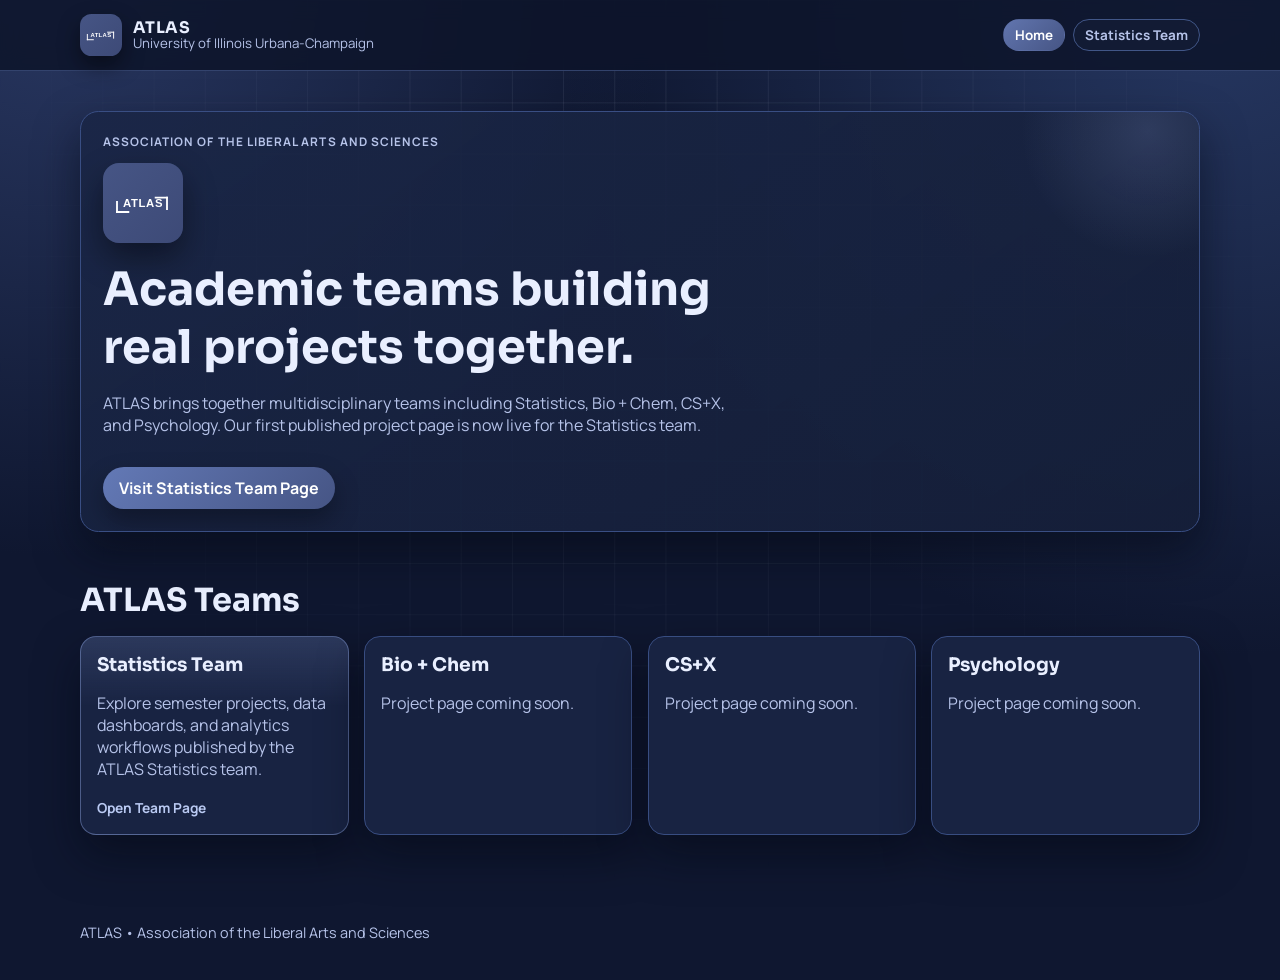
<file: index.html>
<!doctype html>
<html lang="en">
  <head>
    <meta charset="UTF-8" />
    <meta name="viewport" content="width=device-width, initial-scale=1.0" />
    <title>ATLAS | Association of the Liberal Arts and Sciences</title>
    <meta
      name="description"
      content="Official ATLAS website featuring academic teams and project showcases."
    />
    <link rel="preconnect" href="https://fonts.googleapis.com" />
    <link rel="preconnect" href="https://fonts.gstatic.com" crossorigin />
    <link
      href="https://fonts.googleapis.com/css2?family=Manrope:wght@400;500;700;800&family=Sora:wght@500;700&display=swap"
      rel="stylesheet"
    />
    <link rel="icon" type="image/svg+xml" href="./assets/atlas-logo.svg" />
    <link rel="stylesheet" href="./home.css" />
  </head>
  <body>
    <div class="backdrop" aria-hidden="true"></div>
    <header class="site-header">
      <nav class="nav shell">
        <a class="brand" href="./index.html">
          <img class="brand-logo" src="./assets/atlas-logo.svg" alt="ATLAS logo" />
          <span class="brand-text">
            <span class="brand-mark">ATLAS</span>
            <span class="brand-sub">University of Illinois Urbana-Champaign</span>
          </span>
        </a>
        <div class="nav-tabs" aria-label="Site navigation">
          <a class="nav-tab active" href="./index.html">Home</a>
          <a class="nav-tab" href="./statistics.html">Statistics Team</a>
        </div>
      </nav>
    </header>

    <main class="shell">
      <section class="hero">
        <p class="eyebrow">Association of the Liberal Arts and Sciences</p>
        <img class="hero-logo" src="./assets/atlas-logo.svg" alt="ATLAS logo" />
        <h1>Academic teams building real projects together.</h1>
        <p>
          ATLAS brings together multidisciplinary teams including Statistics,
          Bio + Chem, CS+X, and Psychology. Our first published project page is
          now live for the Statistics team.
        </p>
        <a class="cta" href="./statistics.html">Visit Statistics Team Page</a>
      </section>

      <section class="teams">
        <h2>ATLAS Teams</h2>
        <div class="team-grid">
          <article class="team-card featured">
            <h3>Statistics Team</h3>
            <p>
              Explore semester projects, data dashboards, and analytics
              workflows published by the ATLAS Statistics team.
            </p>
            <a href="./statistics.html">Open Team Page</a>
          </article>
          <article class="team-card">
            <h3>Bio + Chem</h3>
            <p>Project page coming soon.</p>
          </article>
          <article class="team-card">
            <h3>CS+X</h3>
            <p>Project page coming soon.</p>
          </article>
          <article class="team-card">
            <h3>Psychology</h3>
            <p>Project page coming soon.</p>
          </article>
        </div>
      </section>
    </main>

    <footer class="site-footer shell">
      <p>ATLAS • Association of the Liberal Arts and Sciences</p>
    </footer>
  </body>
</html>
</file>
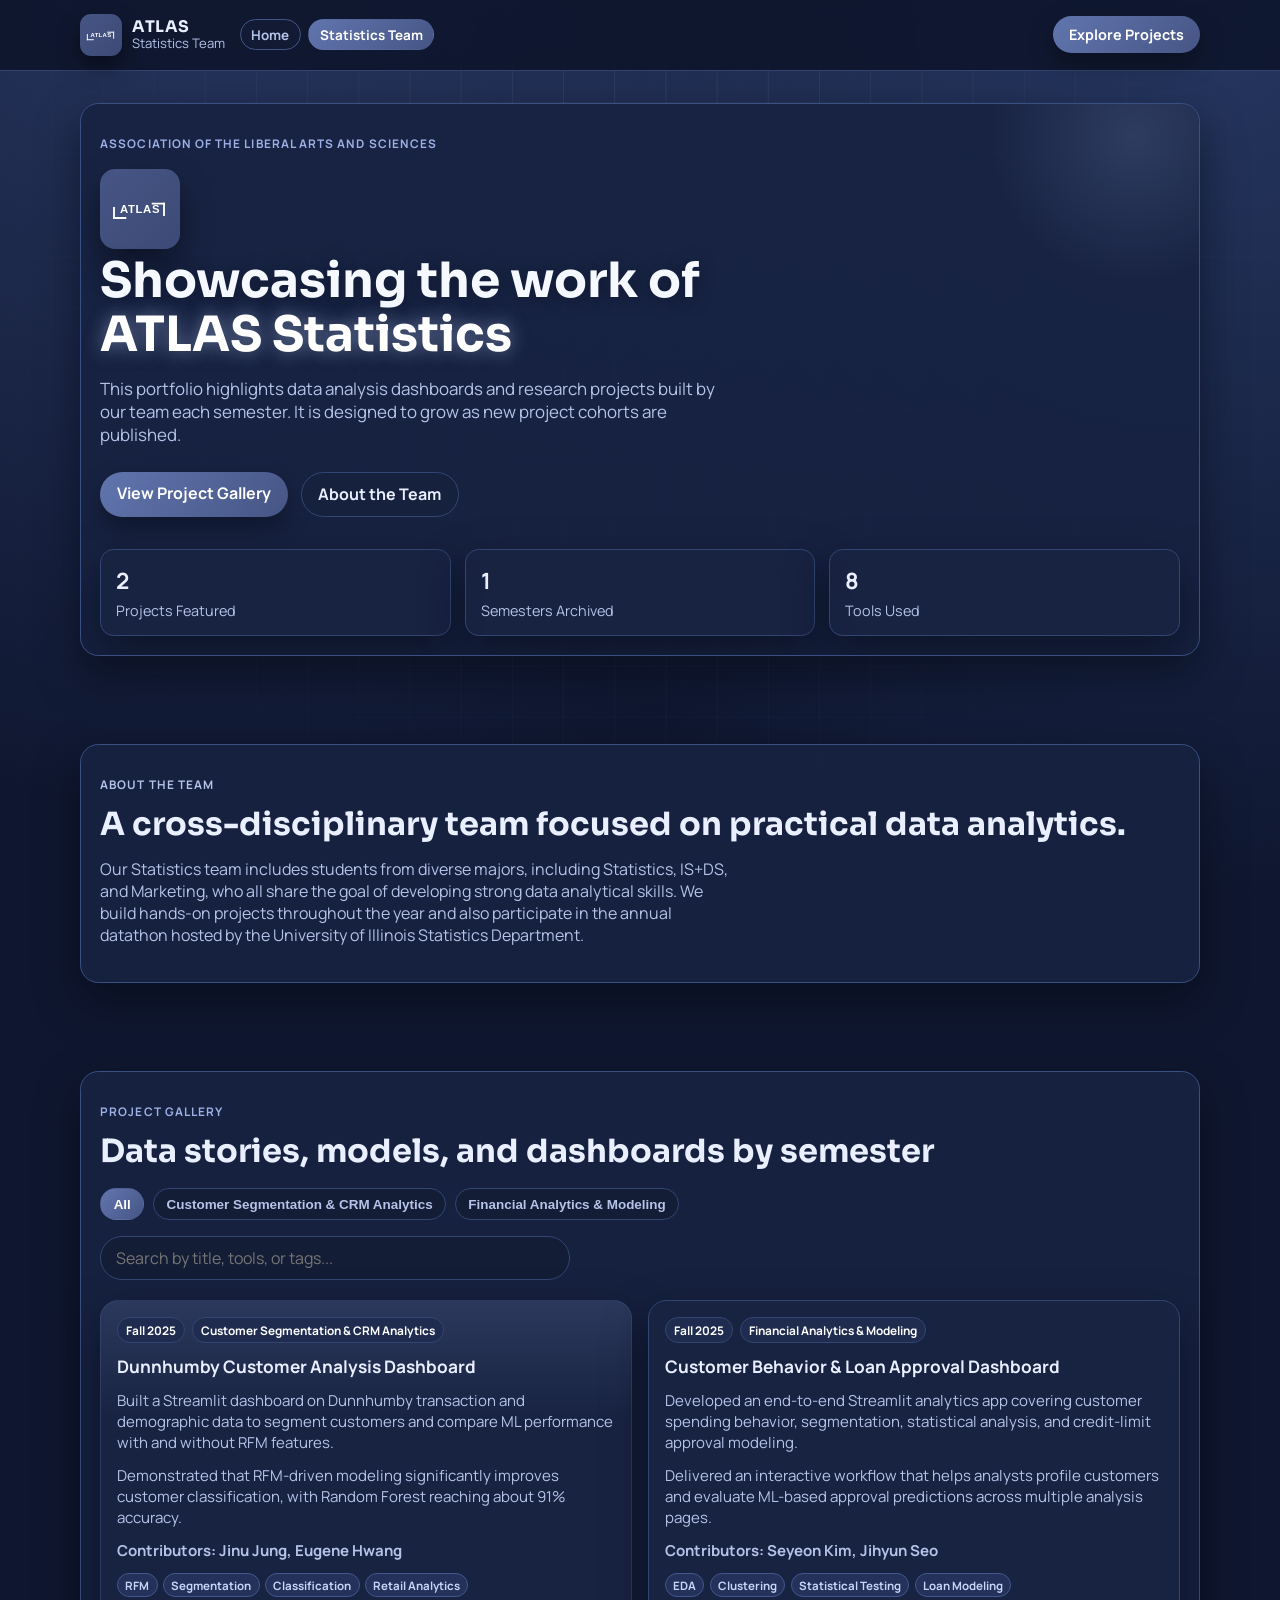
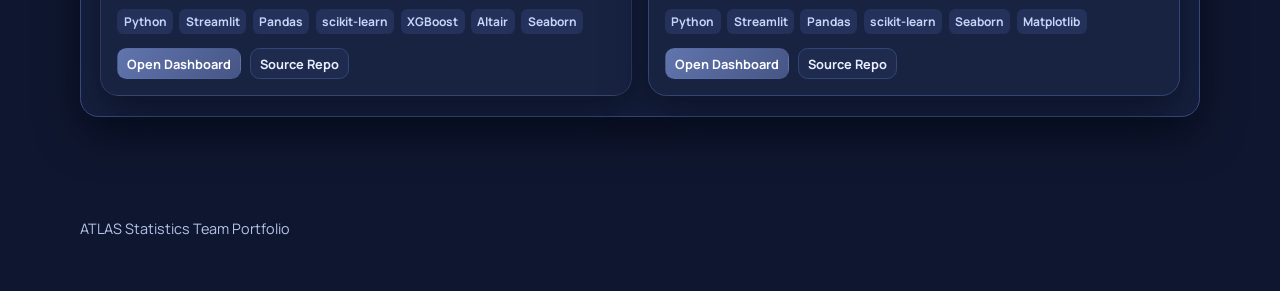
<file: statistics.html>
<!doctype html>
<html lang="en">
  <head>
    <meta charset="UTF-8" />
    <meta name="viewport" content="width=device-width, initial-scale=1.0" />
    <title>ATLAS Statistics | Project Portfolio</title>
    <meta
      name="description"
      content="ATLAS Statistics team portfolio for showcasing data analysis and dashboard projects."
    />
    <link rel="preconnect" href="https://fonts.googleapis.com" />
    <link rel="preconnect" href="https://fonts.gstatic.com" crossorigin />
    <link
      href="https://fonts.googleapis.com/css2?family=Manrope:wght@400;500;700;800&family=Sora:wght@500;700&display=swap"
      rel="stylesheet"
    />
    <link rel="icon" type="image/svg+xml" href="./assets/atlas-logo.svg" />
    <link rel="stylesheet" href="./styles.css" />
  </head>
  <body>
    <div class="backdrop" aria-hidden="true"></div>
    <header class="site-header">
      <nav class="nav shell">
        <div class="nav-left">
          <a class="brand" href="./index.html">
            <img class="brand-logo" src="./assets/atlas-logo.svg" alt="ATLAS logo" />
            <span class="brand-text">
              <span class="brand-mark">ATLAS</span>
              <span class="brand-sub">Statistics Team</span>
            </span>
          </a>
          <div class="nav-tabs" aria-label="Site navigation">
            <a class="nav-tab" href="./index.html">Home</a>
            <a class="nav-tab active" href="./statistics.html">Statistics Team</a>
          </div>
        </div>
        <a class="nav-button" href="#projects">Explore Projects</a>
      </nav>
    </header>

    <main id="top">
      <section class="hero shell reveal">
        <p class="eyebrow">Association of the Liberal Arts and Sciences</p>
        <img class="hero-logo" src="./assets/atlas-logo.svg" alt="ATLAS logo" />
        <h1>
          Showcasing the work of
          <span>ATLAS Statistics</span>
        </h1>
        <p class="hero-copy">
          This portfolio highlights data analysis dashboards and research
          projects built by our team each semester. It is designed to grow as
          new project cohorts are published.
        </p>
        <div class="hero-actions">
          <a class="cta cta-primary" href="#projects">View Project Gallery</a>
          <a class="cta cta-secondary" href="#team">About the Team</a>
        </div>
        <ul class="impact-strip" id="impact-strip">
          <li>
            <strong id="project-count">0</strong>
            <span>Projects Featured</span>
          </li>
          <li>
            <strong id="semester-count">0</strong>
            <span>Semesters Archived</span>
          </li>
          <li>
            <strong id="tool-count">0</strong>
            <span>Tools Used</span>
          </li>
        </ul>
      </section>

      <section class="teams shell reveal" id="team">
        <div class="section-heading">
          <p class="eyebrow">About The Team</p>
          <h2>A cross-disciplinary team focused on practical data analytics.</h2>
        </div>
        <p>
          Our Statistics team includes students from diverse majors, including
          Statistics, IS+DS, and Marketing, who all share the goal of
          developing strong data analytical skills. We build hands-on projects
          throughout the year and also participate in the annual datathon
          hosted by the University of Illinois Statistics Department.
        </p>
      </section>

      <section class="projects shell reveal" id="projects">
        <div class="section-heading">
          <p class="eyebrow">Project Gallery</p>
          <h2>Data stories, models, and dashboards by semester</h2>
        </div>

        <div class="toolbar">
          <div class="filters" id="filters" aria-label="Project categories"></div>
          <label class="search">
            <span class="sr-only">Search projects</span>
            <input
              id="search-input"
              type="search"
              placeholder="Search by title, tools, or tags..."
            />
          </label>
        </div>

        <div class="project-grid" id="project-grid"></div>
        <p class="empty-state hidden" id="empty-state">
          No projects match this filter yet. Try another category or update the
          search.
        </p>
      </section>
    </main>

    <footer class="site-footer shell">
      <p>ATLAS Statistics Team Portfolio</p>
    </footer>

    <script src="./projects.js"></script>
    <script src="./script.js"></script>
  </body>
</html>
</file>
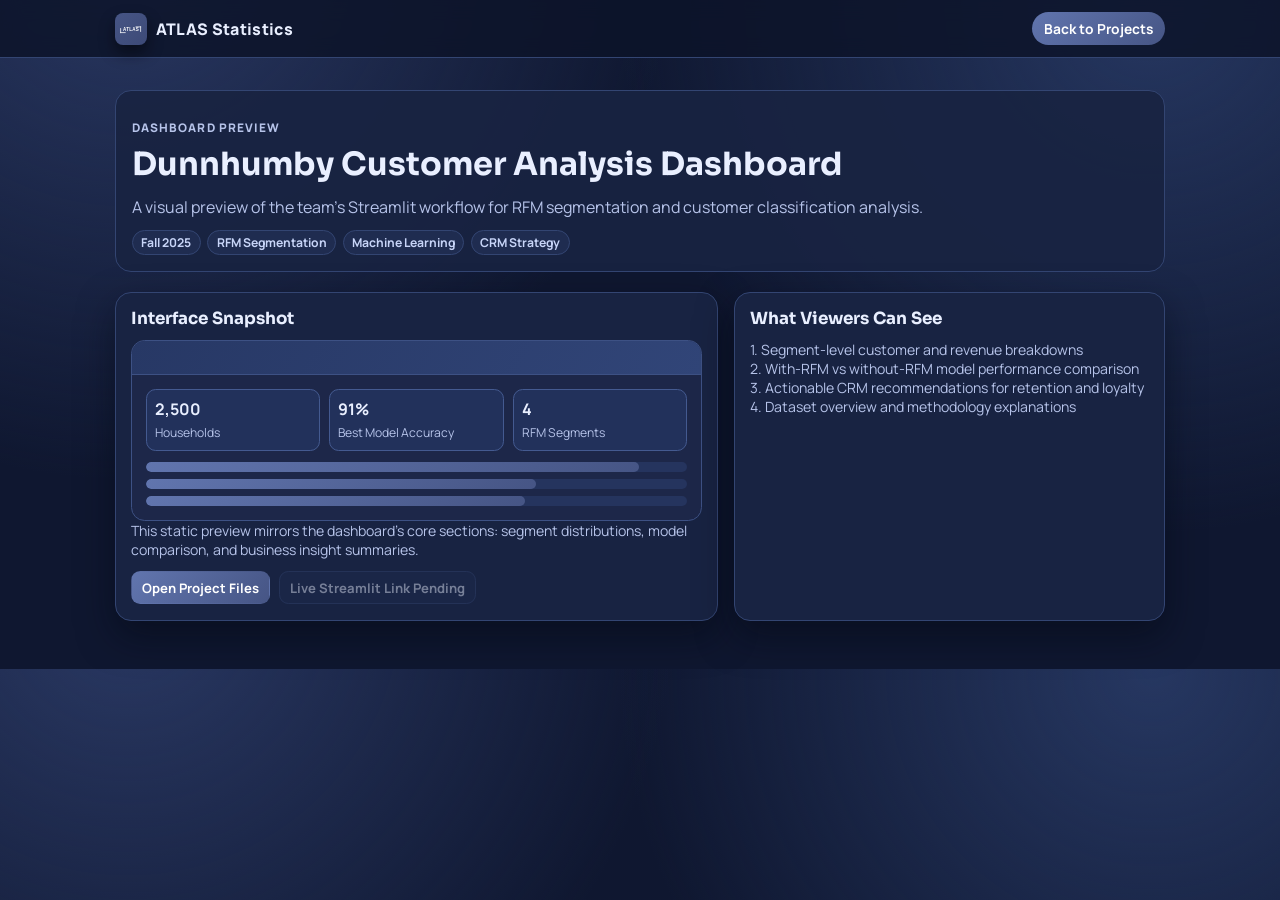
<file: project-previews/dunnhumby-rfm.html>
<!doctype html>
<html lang="en">
  <head>
    <meta charset="UTF-8" />
    <meta name="viewport" content="width=device-width, initial-scale=1.0" />
    <title>Dunnhumby Dashboard Preview | ATLAS Statistics</title>
    <link rel="preconnect" href="https://fonts.googleapis.com" />
    <link rel="preconnect" href="https://fonts.gstatic.com" crossorigin />
    <link
      href="https://fonts.googleapis.com/css2?family=Manrope:wght@400;600;700;800&family=Sora:wght@500;700&display=swap"
      rel="stylesheet"
    />
    <link rel="icon" type="image/svg+xml" href="../assets/atlas-logo.svg" />
    <link rel="stylesheet" href="./preview.css" />
  </head>
  <body>
    <header class="header">
      <div class="header-inner shell">
        <a class="brand" href="../statistics.html">
          <img class="brand-logo" src="../assets/atlas-logo.svg" alt="ATLAS logo" />
          <span>ATLAS Statistics</span>
        </a>
        <a class="back-link" href="../statistics.html#projects">Back to Projects</a>
      </div>
    </header>
    <main class="shell">
      <section class="hero">
        <p class="eyebrow">Dashboard Preview</p>
        <h1>Dunnhumby Customer Analysis Dashboard</h1>
        <p>
          A visual preview of the team’s Streamlit workflow for RFM segmentation
          and customer classification analysis.
        </p>
        <div class="chips">
          <span class="chip">Fall 2025</span>
          <span class="chip">RFM Segmentation</span>
          <span class="chip">Machine Learning</span>
          <span class="chip">CRM Strategy</span>
        </div>
      </section>

      <section class="preview-grid">
        <article class="panel">
          <h2>Interface Snapshot</h2>
          <div class="screen">
            <div class="screen-head"></div>
            <div class="screen-body">
              <div class="metrics">
                <div class="metric">
                  <strong>2,500</strong>
                  <span>Households</span>
                </div>
                <div class="metric">
                  <strong>91%</strong>
                  <span>Best Model Accuracy</span>
                </div>
                <div class="metric">
                  <strong>4</strong>
                  <span>RFM Segments</span>
                </div>
              </div>
              <div class="bars">
                <div class="bar"><i style="width: 91%"></i></div>
                <div class="bar"><i style="width: 72%"></i></div>
                <div class="bar"><i style="width: 70%"></i></div>
              </div>
            </div>
          </div>
          <p class="small">
            This static preview mirrors the dashboard’s core sections: segment
            distributions, model comparison, and business insight summaries.
          </p>
          <div class="actions">
            <a class="button primary" href="https://github.com/backjhello/DunnhumbyRFM.git">Open Project Files</a>
            <a class="button disabled" href="#">Live Streamlit Link Pending</a>
          </div>
        </article>

        <aside class="panel">
          <h2>What Viewers Can See</h2>
          <p class="small">
            1. Segment-level customer and revenue breakdowns
          </p>
          <p class="small">
            2. With-RFM vs without-RFM model performance comparison
          </p>
          <p class="small">
            3. Actionable CRM recommendations for retention and loyalty
          </p>
          <p class="small">
            4. Dataset overview and methodology explanations
          </p>
        </aside>
      </section>
    </main>
  </body>
</html>
</file>
<file: home.css>
:root {
  --logo-blue: #465585;
  --logo-blue-deep: #2f395d;
  --logo-blue-soft: #6a7db5;
  --bg: #0f1730;
  --surface: #182342;
  --surface-tint: #1f2c50;
  --text: #e9efff;
  --text-soft: #b6c3e9;
  --line: #334572;
  --shadow: 0 20px 44px rgba(4, 7, 18, 0.5);
}

*,
*::before,
*::after {
  box-sizing: border-box;
}

body {
  margin: 0;
  min-height: 100vh;
  font-family: "Manrope", sans-serif;
  color: var(--text);
  background: radial-gradient(circle at 5% -5%, #2a3964 0%, transparent 38%),
    radial-gradient(circle at 95% 0%, #263761 0%, transparent 42%), var(--bg);
}

.backdrop {
  position: fixed;
  inset: 0;
  pointer-events: none;
  z-index: -1;
  background-image: linear-gradient(
      rgba(222, 232, 255, 0.08) 1px,
      transparent 1px
    ),
    linear-gradient(90deg, rgba(222, 232, 255, 0.08) 1px, transparent 1px);
  background-size: 3.2rem 3.2rem;
  mask-image: radial-gradient(circle at 50% 25%, #000 15%, transparent 72%);
  animation: grid-shift 14s linear infinite;
}

@keyframes grid-shift {
  0% {
    transform: translate3d(0, 0, 0);
  }
  50% {
    transform: translate3d(0, 8px, 0);
  }
  100% {
    transform: translate3d(0, 0, 0);
  }
}

.shell {
  width: min(1120px, 92vw);
  margin: 0 auto;
}

.site-header {
  position: sticky;
  top: 0;
  z-index: 40;
  backdrop-filter: blur(10px);
  background: rgba(13, 20, 41, 0.84);
  border-bottom: 1px solid rgba(67, 86, 136, 0.7);
}

.nav {
  display: flex;
  align-items: center;
  justify-content: space-between;
  padding: 0.85rem 0;
  gap: 1rem;
  flex-wrap: wrap;
}

.brand {
  text-decoration: none;
  color: inherit;
  display: inline-flex;
  align-items: center;
  gap: 0.65rem;
}

.brand-logo {
  width: 2.65rem;
  height: 2.65rem;
  object-fit: cover;
  border-radius: 0.72rem;
  box-shadow: 0 10px 22px rgba(0, 0, 0, 0.45);
}

.brand-text {
  display: grid;
  line-height: 1.1;
}

.brand-mark {
  font-family: "Sora", sans-serif;
  font-weight: 700;
  letter-spacing: 0.03em;
}

.brand-sub {
  color: var(--text-soft);
  font-size: 0.83rem;
}

.nav-tabs {
  display: flex;
  gap: 0.45rem;
  flex-wrap: wrap;
}

.nav-tab {
  text-decoration: none;
  font-size: 0.84rem;
  font-weight: 700;
  color: var(--text-soft);
  border: 1px solid #415687;
  border-radius: 999px;
  padding: 0.38rem 0.7rem;
  background: rgba(20, 29, 54, 0.85);
  transition: transform 140ms ease, border-color 140ms ease;
}

.nav-tab:hover,
.nav-tab:focus-visible {
  transform: translateY(-1px);
  border-color: #7d93cf;
}

.nav-tab.active {
  color: #ffffff;
  border-color: transparent;
  background: linear-gradient(135deg, #6175ae, var(--logo-blue));
}

main {
  padding: 2.5rem 0 4rem;
  display: grid;
  gap: 3rem;
}

.hero {
  position: relative;
  overflow: hidden;
  background: linear-gradient(145deg, rgba(26, 38, 70, 0.9), rgba(21, 31, 57, 0.94));
  border: 1px solid #394e83;
  border-radius: 1.15rem;
  box-shadow: var(--shadow);
  padding: 1.35rem;
}

.hero::after {
  content: "";
  position: absolute;
  width: 16rem;
  height: 16rem;
  right: -4.8rem;
  top: -6.8rem;
  border-radius: 50%;
  background: radial-gradient(circle, rgba(137, 157, 214, 0.2), transparent 70%);
}

.hero-logo {
  width: 5rem;
  height: 5rem;
  object-fit: cover;
  border-radius: 1rem;
  margin-top: 0.8rem;
  box-shadow: 0 15px 32px rgba(0, 0, 0, 0.42);
  animation: logo-float 4.6s ease-in-out infinite;
}

@keyframes logo-float {
  0%,
  100% {
    transform: translateY(0);
  }
  50% {
    transform: translateY(-5px);
  }
}

.eyebrow {
  text-transform: uppercase;
  letter-spacing: 0.09em;
  font-size: 0.74rem;
  font-weight: 700;
  color: #9db0e6;
  margin: 0;
}

h1,
h2,
h3 {
  font-family: "Sora", sans-serif;
  margin: 0;
}

h1 {
  font-size: clamp(2rem, 3.6vw, 3rem);
  margin-top: 0.75rem;
  max-width: 18ch;
}

.hero p {
  color: var(--text-soft);
  max-width: 64ch;
}

.cta {
  display: inline-block;
  margin-top: 0.95rem;
  text-decoration: none;
  color: #fff;
  background: linear-gradient(130deg, #6379b6, var(--logo-blue));
  border-radius: 999px;
  padding: 0.62rem 1rem;
  font-weight: 700;
  box-shadow: 0 12px 26px rgba(0, 0, 0, 0.32);
  transition: transform 140ms ease;
}

.cta:hover,
.cta:focus-visible {
  transform: translateY(-2px);
}

.teams h2 {
  font-size: clamp(1.4rem, 2.7vw, 2rem);
}

.team-grid {
  display: grid;
  grid-template-columns: repeat(auto-fit, minmax(230px, 1fr));
  gap: 0.95rem;
  margin-top: 1rem;
}

.team-card {
  background: var(--surface);
  border: 1px solid #384d81;
  border-radius: 1rem;
  box-shadow: var(--shadow);
  padding: 1rem;
  transition: transform 150ms ease, box-shadow 150ms ease;
}

.team-card:hover {
  transform: translateY(-3px);
  box-shadow: 0 24px 48px rgba(3, 6, 16, 0.5);
}

.team-card p {
  color: var(--text-soft);
}

.team-card.featured {
  border-color: rgba(128, 150, 205, 0.5);
  background: linear-gradient(
      180deg,
      rgba(122, 141, 195, 0.2),
      rgba(24, 35, 66, 1) 35%
    ),
    #182342;
}

.team-card a {
  text-decoration: none;
  font-size: 0.86rem;
  font-weight: 700;
  color: #b9c9f2;
}

.site-footer {
  margin: 1.5rem auto 2.4rem;
  color: var(--text-soft);
  font-size: 0.9rem;
}

@media (max-width: 760px) {
  .hero-logo {
    width: 4.2rem;
    height: 4.2rem;
  }

  .brand-sub {
    font-size: 0.76rem;
  }
}
</file>
<file: styles.css>
:root {
  --logo-blue: #465585;
  --logo-blue-deep: #2f395d;
  --logo-blue-soft: #6a7db5;
  --bg: #0f1730;
  --surface: #182342;
  --surface-soft: #1f2c50;
  --text: #e9efff;
  --text-soft: #b6c3e9;
  --border: #334572;
  --shadow: 0 18px 42px rgba(4, 7, 18, 0.5);
  --radius-lg: 1.15rem;
  --radius-md: 0.85rem;
}

*,
*::before,
*::after {
  box-sizing: border-box;
}

html {
  scroll-behavior: smooth;
}

body {
  margin: 0;
  min-height: 100vh;
  font-family: "Manrope", sans-serif;
  color: var(--text);
  background: radial-gradient(circle at 18% -8%, #2a3964 0%, transparent 42%),
    radial-gradient(circle at 93% 0%, #263761 0%, transparent 40%), var(--bg);
}

.backdrop {
  position: fixed;
  inset: 0;
  pointer-events: none;
  z-index: -1;
  background-image: linear-gradient(
      rgba(222, 232, 255, 0.08) 1px,
      transparent 1px
    ),
    linear-gradient(90deg, rgba(222, 232, 255, 0.08) 1px, transparent 1px);
  background-size: 3.2rem 3.2rem;
  mask-image: radial-gradient(circle at 50% 25%, #000 13%, transparent 75%);
  animation: backdrop-shift 14s linear infinite;
}

@keyframes backdrop-shift {
  0% {
    transform: translate3d(0, 0, 0);
  }
  50% {
    transform: translate3d(0, 7px, 0);
  }
  100% {
    transform: translate3d(0, 0, 0);
  }
}

.shell {
  width: min(1120px, 92vw);
  margin: 0 auto;
}

.site-header {
  position: sticky;
  top: 0;
  z-index: 40;
  backdrop-filter: blur(10px);
  background: rgba(13, 20, 41, 0.84);
  border-bottom: 1px solid rgba(67, 86, 136, 0.7);
}

.nav {
  display: flex;
  align-items: center;
  justify-content: space-between;
  padding: 0.85rem 0;
  gap: 0.9rem;
  flex-wrap: wrap;
}

.nav-left {
  display: flex;
  align-items: center;
  gap: 0.9rem;
  flex-wrap: wrap;
}

.brand {
  text-decoration: none;
  color: inherit;
  display: inline-flex;
  align-items: center;
  gap: 0.62rem;
}

.brand-logo {
  width: 2.65rem;
  height: 2.65rem;
  object-fit: cover;
  border-radius: 0.7rem;
  box-shadow: 0 10px 22px rgba(0, 0, 0, 0.45);
}

.brand-text {
  display: grid;
  line-height: 1.12;
}

.brand-mark {
  font-family: "Sora", sans-serif;
  font-weight: 700;
  letter-spacing: 0.03em;
}

.brand-sub {
  color: var(--text-soft);
  font-size: 0.82rem;
}

.nav-tabs {
  display: flex;
  gap: 0.45rem;
  flex-wrap: wrap;
}

.nav-tab {
  text-decoration: none;
  font-size: 0.84rem;
  font-weight: 700;
  color: var(--text-soft);
  border: 1px solid #415687;
  border-radius: 999px;
  padding: 0.35rem 0.66rem;
  background: rgba(20, 29, 54, 0.85);
  transition: transform 140ms ease;
}

.nav-tab:hover,
.nav-tab:focus-visible {
  transform: translateY(-1px);
}

.nav-tab.active {
  color: #fff;
  border-color: transparent;
  background: linear-gradient(132deg, #6175ae, var(--logo-blue));
}

.nav-button {
  text-decoration: none;
  color: #fff;
  background: linear-gradient(130deg, #6175ae, var(--logo-blue));
  border-radius: 999px;
  padding: 0.55rem 1rem;
  font-weight: 700;
  font-size: 0.9rem;
  transition: transform 160ms ease;
  box-shadow: 0 10px 24px rgba(0, 0, 0, 0.34);
}

.nav-button:hover,
.nav-button:focus-visible {
  transform: translateY(-1px);
}

main {
  display: grid;
  gap: 5.5rem;
  padding: 2rem 0 4rem;
}

.hero,
.teams,
.projects {
  background: rgba(24, 35, 66, 0.9);
  border: 1px solid #3a4f82;
  border-radius: 1.15rem;
  box-shadow: var(--shadow);
  padding: 1.2rem;
}

.hero {
  position: relative;
  overflow: hidden;
}

.hero::after {
  content: "";
  position: absolute;
  width: 18rem;
  height: 18rem;
  top: -7rem;
  right: -5rem;
  border-radius: 50%;
  background: radial-gradient(circle, rgba(137, 157, 214, 0.2), transparent 72%);
}

.hero h1,
h2 {
  font-family: "Sora", sans-serif;
  line-height: 1.1;
  margin: 0;
}

.hero h1 {
  font-size: clamp(2.1rem, 3.8vw, 3.4rem);
  max-width: 18ch;
  color: #f5f8ff;
  text-shadow: 0 3px 18px rgba(10, 16, 34, 0.45);
}

.hero-logo {
  width: 5rem;
  height: 5rem;
  object-fit: cover;
  border-radius: 0.95rem;
  margin-top: 0.2rem;
  box-shadow: 0 15px 32px rgba(0, 0, 0, 0.42);
  animation: logo-float 4.6s ease-in-out infinite;
}

@keyframes logo-float {
  0%,
  100% {
    transform: translateY(0);
  }
  50% {
    transform: translateY(-5px);
  }
}

.hero h1 span {
  color: #ffffff;
  text-shadow: 0 0 18px rgba(185, 203, 245, 0.5);
}

.eyebrow {
  text-transform: uppercase;
  letter-spacing: 0.09em;
  font-size: 0.74rem;
  font-weight: 700;
  color: #9db0e6;
  margin-bottom: 0.9rem;
}

.hero-copy {
  color: var(--text-soft);
  max-width: 62ch;
  font-size: 1.06rem;
  margin-top: 1rem;
}

.hero-actions {
  margin-top: 1.6rem;
  display: flex;
  flex-wrap: wrap;
  gap: 0.8rem;
}

.cta {
  text-decoration: none;
  border-radius: 999px;
  padding: 0.66rem 1.05rem;
  font-weight: 700;
  transition: transform 160ms ease, box-shadow 160ms ease;
}

.cta:hover,
.cta:focus-visible {
  transform: translateY(-1px);
}

.cta-primary {
  background: linear-gradient(130deg, #6175ae, var(--logo-blue));
  color: #fff;
  box-shadow: 0 10px 24px rgba(0, 0, 0, 0.32);
}

.cta-secondary {
  border: 1px solid var(--border);
  color: var(--text);
  background: rgba(23, 34, 62, 0.9);
}

.impact-strip {
  list-style: none;
  margin: 2rem 0 0;
  padding: 0;
  display: grid;
  grid-template-columns: repeat(3, minmax(0, 1fr));
  gap: 0.85rem;
}

.impact-strip li {
  background: rgba(24, 35, 66, 0.92);
  border: 1px solid var(--border);
  border-radius: var(--radius-md);
  padding: 0.95rem;
  box-shadow: var(--shadow);
}

.impact-strip strong {
  font-size: 1.4rem;
}

.impact-strip span {
  display: block;
  color: var(--text-soft);
  margin-top: 0.28rem;
  font-size: 0.9rem;
}

.section-heading h2 {
  font-size: clamp(1.5rem, 2.8vw, 2rem);
}

.teams p {
  max-width: 64ch;
  color: var(--text-soft);
}

.toolbar {
  display: grid;
  gap: 1rem;
  margin-top: 1.2rem;
}

.filters {
  display: flex;
  gap: 0.55rem;
  flex-wrap: wrap;
}

.filter {
  border: 1px solid var(--border);
  background: rgba(20, 29, 54, 0.85);
  color: var(--text-soft);
  border-radius: 999px;
  font-weight: 700;
  font-size: 0.84rem;
  padding: 0.45rem 0.78rem;
  cursor: pointer;
}

.filter.active {
  background: linear-gradient(132deg, #6175ae, var(--logo-blue));
  color: #fff;
  border-color: transparent;
}

.search input {
  width: min(470px, 100%);
  border: 1px solid var(--border);
  border-radius: 999px;
  padding: 0.62rem 0.9rem;
  font: inherit;
  outline: none;
  background: rgba(20, 29, 54, 0.85);
  color: var(--text);
}

.search input:focus-visible {
  border-color: var(--logo-blue-soft);
  box-shadow: 0 0 0 3px rgba(70, 85, 133, 0.18);
}

.project-grid {
  margin-top: 1.3rem;
  display: grid;
  gap: 1rem;
  grid-template-columns: repeat(auto-fit, minmax(250px, 1fr));
}

.project-card {
  background: var(--surface);
  border: 1px solid var(--border);
  border-radius: var(--radius-lg);
  padding: 1rem;
  box-shadow: var(--shadow);
  display: grid;
  gap: 0.75rem;
  transition: transform 180ms ease, box-shadow 180ms ease;
}

.project-card:hover {
  transform: translateY(-3px);
  box-shadow: 0 22px 50px rgba(3, 6, 16, 0.56);
}

.project-card.featured {
  border-color: rgba(70, 85, 133, 0.45);
  background: linear-gradient(
      180deg,
      rgba(122, 141, 195, 0.2),
      rgba(24, 35, 66, 1) 30%
    ),
    #182342;
}

.project-meta {
  display: flex;
  gap: 0.45rem;
  flex-wrap: wrap;
}

.project-chip {
  border-radius: 999px;
  font-size: 0.74rem;
  font-weight: 700;
  color: #ffffff;
  background: var(--surface-soft);
  border: 1px solid var(--border);
  padding: 0.22rem 0.5rem;
}

.project-card h3 {
  margin: 0;
  font-size: 1.08rem;
}

.project-card p {
  margin: 0;
  color: var(--text-soft);
  font-size: 0.94rem;
}

.project-authors {
  font-size: 0.82rem;
  color: #b8c7ef;
  font-weight: 700;
}

.project-tags {
  display: flex;
  gap: 0.35rem;
  flex-wrap: wrap;
}

.project-tags span {
  border-radius: 999px;
  border: 1px solid #42578d;
  background: #24315a;
  color: #c7d5f8;
  font-size: 0.72rem;
  font-weight: 700;
  padding: 0.2rem 0.45rem;
}

.project-tools {
  display: flex;
  gap: 0.4rem;
  flex-wrap: wrap;
}

.project-tools span {
  border-radius: 0.4rem;
  background: #24315a;
  color: #c7d5f8;
  font-size: 0.75rem;
  font-weight: 700;
  padding: 0.25rem 0.4rem;
}

.project-links {
  margin-top: 0.15rem;
  display: flex;
  gap: 0.55rem;
  flex-wrap: wrap;
}

.project-link {
  text-decoration: none;
  border: 1px solid var(--border);
  border-radius: 0.6rem;
  padding: 0.35rem 0.56rem;
  color: var(--text);
  font-size: 0.8rem;
  font-weight: 700;
  background: #1e2b4f;
}

.project-link.primary {
  background: linear-gradient(130deg, #6175ae, var(--logo-blue));
  color: #fff;
  border-color: transparent;
}

.project-link.disabled {
  opacity: 0.5;
  cursor: not-allowed;
  pointer-events: none;
}

.empty-state {
  color: var(--text-soft);
  margin-top: 1rem;
}

.hidden {
  display: none;
}

.site-footer {
  margin: 1.5rem auto 2.4rem;
  color: var(--text-soft);
  font-size: 0.9rem;
  display: flex;
  flex-wrap: wrap;
  align-items: center;
  justify-content: space-between;
  gap: 0.8rem;
}

.sr-only {
  position: absolute;
  width: 1px;
  height: 1px;
  padding: 0;
  margin: -1px;
  overflow: hidden;
  clip: rect(0, 0, 0, 0);
  white-space: nowrap;
  border: 0;
}

.reveal {
  opacity: 0;
  transform: translateY(14px);
  transition: opacity 420ms ease, transform 420ms ease;
}

.reveal.is-visible {
  opacity: 1;
  transform: none;
}

@media (max-width: 720px) {
  .impact-strip {
    grid-template-columns: 1fr;
  }

  .site-footer {
    justify-content: flex-start;
  }

  main {
    gap: 4.5rem;
  }

  .nav-left {
    width: 100%;
  }

  .brand-sub {
    font-size: 0.75rem;
  }
}
</file>
<file: project-previews/preview.css>
:root {
  --logo-blue: #465585;
  --logo-blue-deep: #2f395d;
  --bg: #0f1730;
  --panel: #182342;
  --panel-soft: #1f2c50;
  --text: #e9efff;
  --muted: #b6c3e9;
  --border: #334572;
}

*,
*::before,
*::after {
  box-sizing: border-box;
}

body {
  margin: 0;
  font-family: "Manrope", sans-serif;
  color: var(--text);
  background: radial-gradient(circle at 10% -10%, #2a3964, transparent 40%),
    radial-gradient(circle at 90% 0%, #263761, transparent 40%), var(--bg);
}

.shell {
  width: min(1050px, 92vw);
  margin: 0 auto;
}

.header {
  border-bottom: 1px solid var(--border);
  backdrop-filter: blur(10px);
  background: rgba(13, 20, 41, 0.84);
  position: sticky;
  top: 0;
}

.header-inner {
  display: flex;
  align-items: center;
  justify-content: space-between;
  padding: 0.75rem 0;
  gap: 0.7rem;
}

.brand {
  text-decoration: none;
  color: var(--text);
  font-weight: 800;
  letter-spacing: 0.02em;
  display: inline-flex;
  align-items: center;
  gap: 0.55rem;
}

.brand-logo {
  width: 2rem;
  height: 2rem;
  border-radius: 0.5rem;
  object-fit: cover;
  box-shadow: 0 8px 16px rgba(0, 0, 0, 0.45);
}

.back-link {
  text-decoration: none;
  color: white;
  font-size: 0.86rem;
  font-weight: 700;
  border-radius: 999px;
  padding: 0.45rem 0.75rem;
  background: linear-gradient(135deg, #6175ae, var(--logo-blue));
}

main {
  padding: 2rem 0 3rem;
  display: grid;
  gap: 1.25rem;
}

.hero {
  background: rgba(24, 35, 66, 0.92);
  border: 1px solid var(--border);
  border-radius: 1rem;
  padding: 1rem;
}

.eyebrow {
  margin: 0;
  text-transform: uppercase;
  font-size: 0.74rem;
  letter-spacing: 0.09em;
  font-weight: 800;
  color: #9db0e6;
}

h1 {
  margin: 0.45rem 0 0;
  font-family: "Sora", sans-serif;
  font-size: clamp(1.4rem, 2.8vw, 2rem);
}

.hero p {
  margin: 0.75rem 0 0;
  color: var(--muted);
}

.chips {
  display: flex;
  flex-wrap: wrap;
  gap: 0.42rem;
  margin-top: 0.75rem;
}

.chip {
  border-radius: 999px;
  border: 1px solid var(--border);
  background: var(--panel-soft);
  color: #c8d5f8;
  font-size: 0.76rem;
  font-weight: 700;
  padding: 0.2rem 0.52rem;
}

.preview-grid {
  display: grid;
  gap: 1rem;
  grid-template-columns: 1.4fr 1fr;
}

.panel {
  background: var(--panel);
  border: 1px solid var(--border);
  border-radius: 1rem;
  padding: 0.95rem;
  box-shadow: 0 15px 36px rgba(4, 7, 18, 0.5);
}

.panel h2 {
  margin: 0 0 0.7rem;
  font-family: "Sora", sans-serif;
  font-size: 1.05rem;
}

.screen {
  border-radius: 0.85rem;
  border: 1px solid #3d5184;
  overflow: hidden;
  background: #1d2749;
}

.screen-head {
  height: 2.1rem;
  background: linear-gradient(120deg, #273865, #314578);
  border-bottom: 1px solid #3d5184;
}

.screen-body {
  padding: 0.85rem;
  display: grid;
  gap: 0.7rem;
}

.metrics {
  display: grid;
  grid-template-columns: repeat(3, minmax(0, 1fr));
  gap: 0.55rem;
}

.metric {
  border: 1px solid #445a90;
  border-radius: 0.6rem;
  background: #22315b;
  padding: 0.5rem;
}

.metric strong {
  display: block;
  font-size: 1rem;
}

.metric span {
  font-size: 0.76rem;
  color: var(--muted);
}

.bars {
  display: grid;
  gap: 0.42rem;
}

.bar {
  background: #25345e;
  border-radius: 999px;
  height: 0.65rem;
  overflow: hidden;
}

.bar i {
  display: block;
  height: 100%;
  border-radius: inherit;
  background: linear-gradient(135deg, #6175ae, var(--logo-blue));
}

.snapshot {
  width: 100%;
  border-radius: 0.8rem;
  border: 1px solid #42578c;
  display: block;
}

.actions {
  display: flex;
  flex-wrap: wrap;
  gap: 0.55rem;
  margin-top: 0.75rem;
}

.button {
  text-decoration: none;
  color: var(--text);
  font-size: 0.82rem;
  font-weight: 700;
  border: 1px solid var(--border);
  border-radius: 0.58rem;
  padding: 0.42rem 0.62rem;
  background: #1e2b4f;
}

.button.primary {
  color: #fff;
  border-color: transparent;
  background: linear-gradient(130deg, #6175ae, var(--logo-blue));
}

.button.disabled {
  opacity: 0.45;
  cursor: not-allowed;
  pointer-events: none;
}

.small {
  color: var(--muted);
  font-size: 0.88rem;
  margin: 0;
}

@media (max-width: 840px) {
  .preview-grid {
    grid-template-columns: 1fr;
  }

  .metrics {
    grid-template-columns: 1fr;
  }
}
</file>
